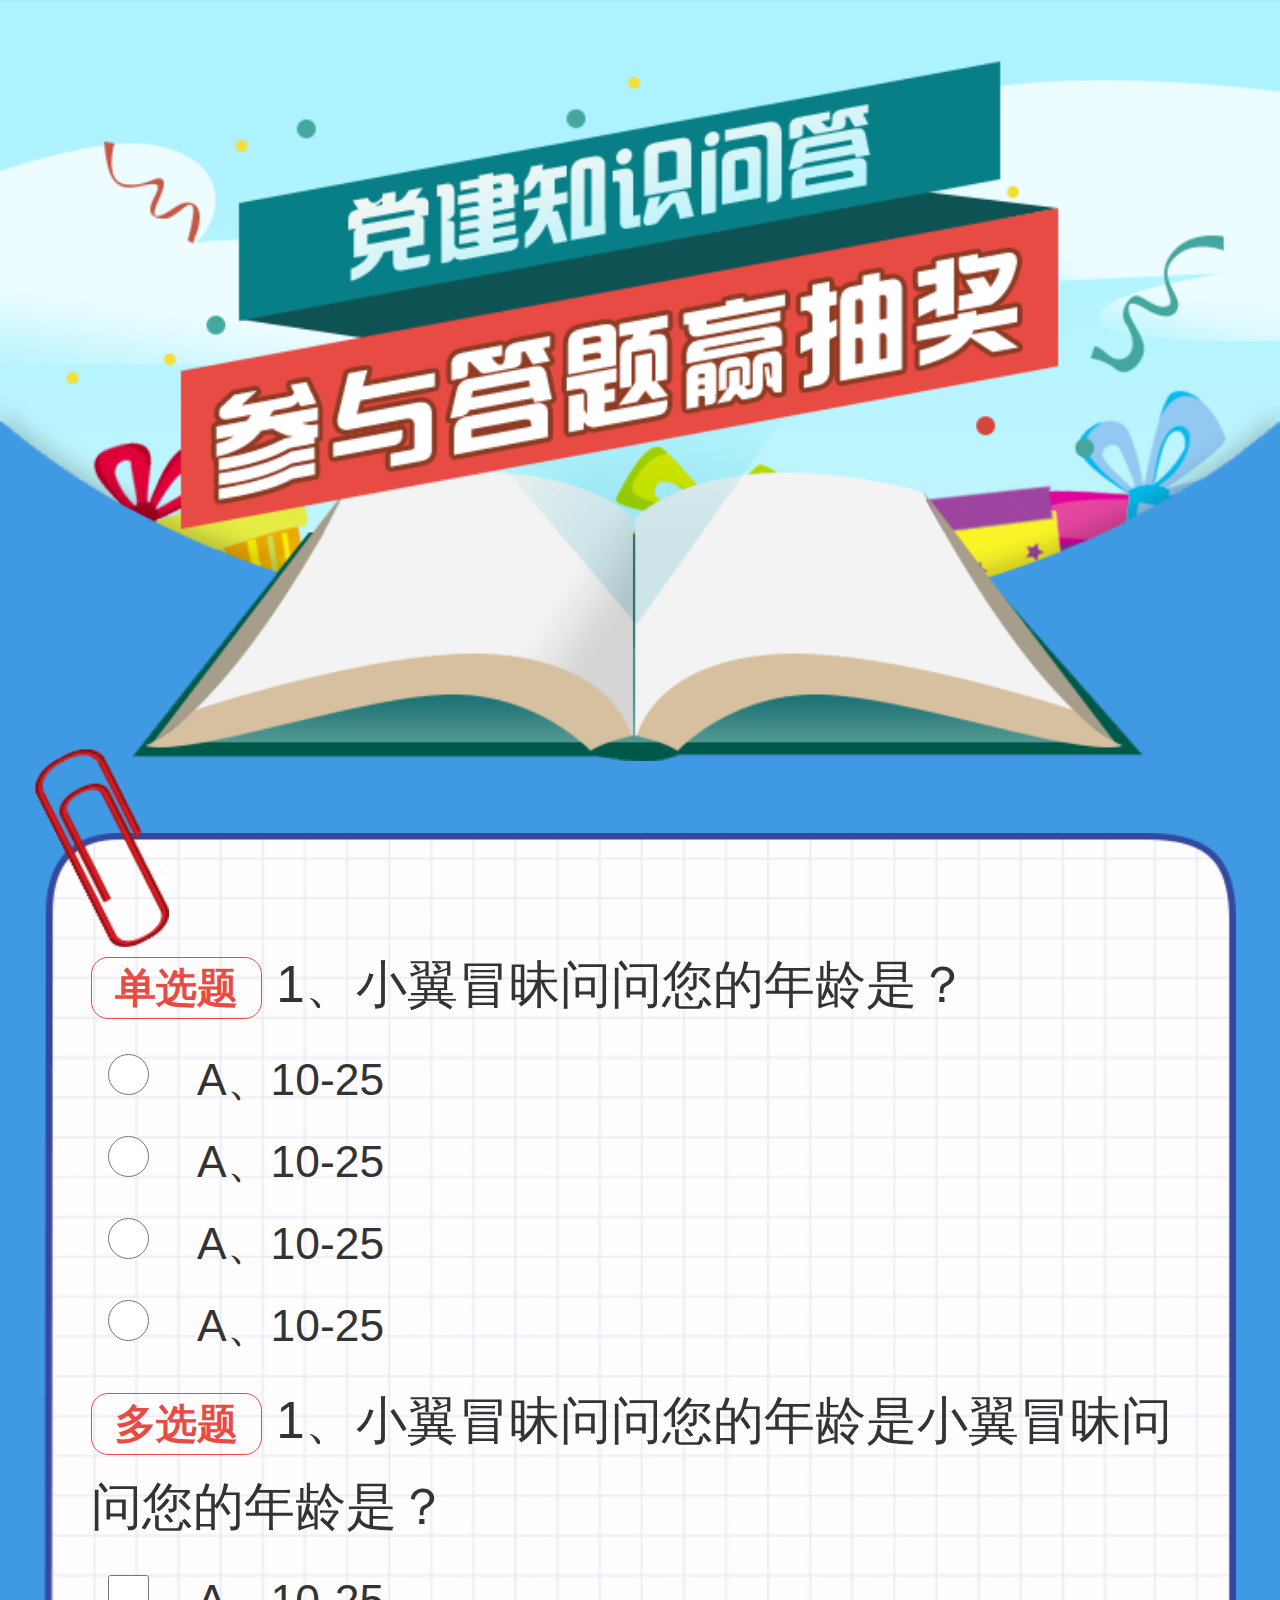
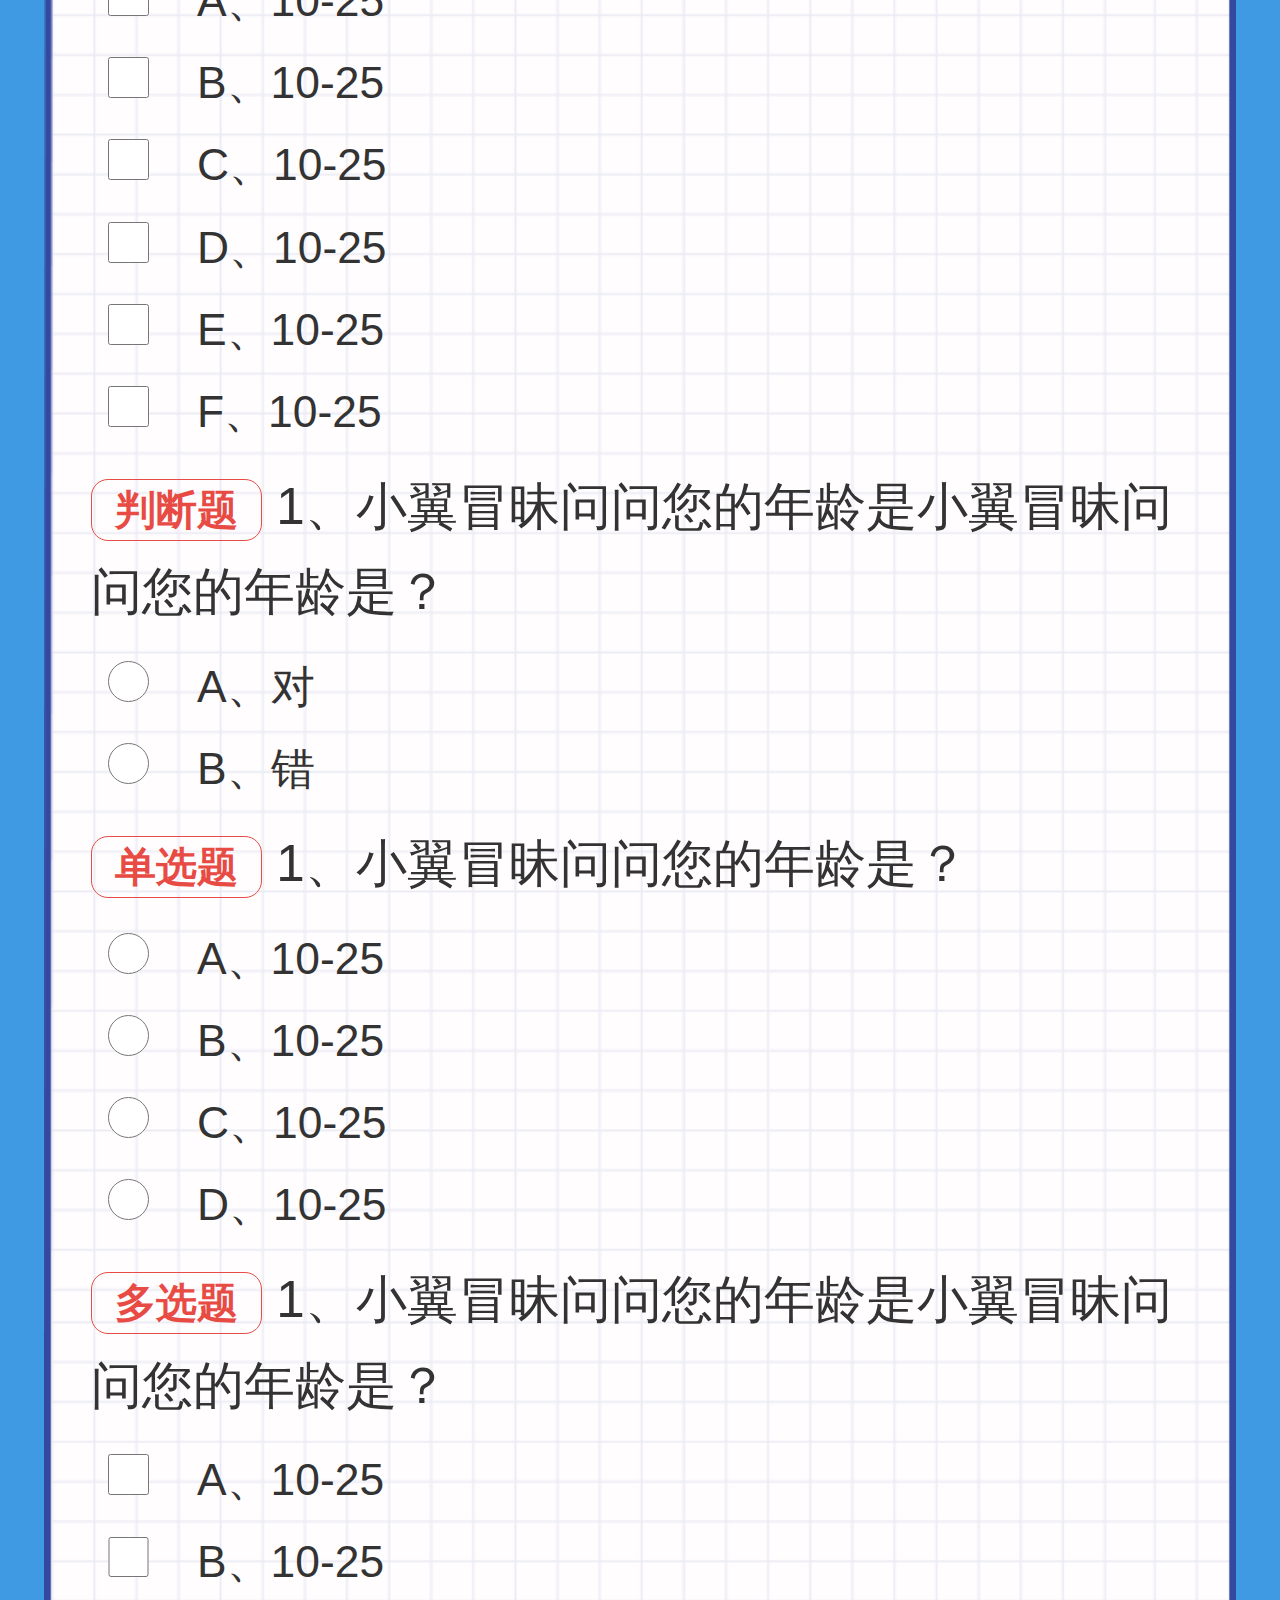
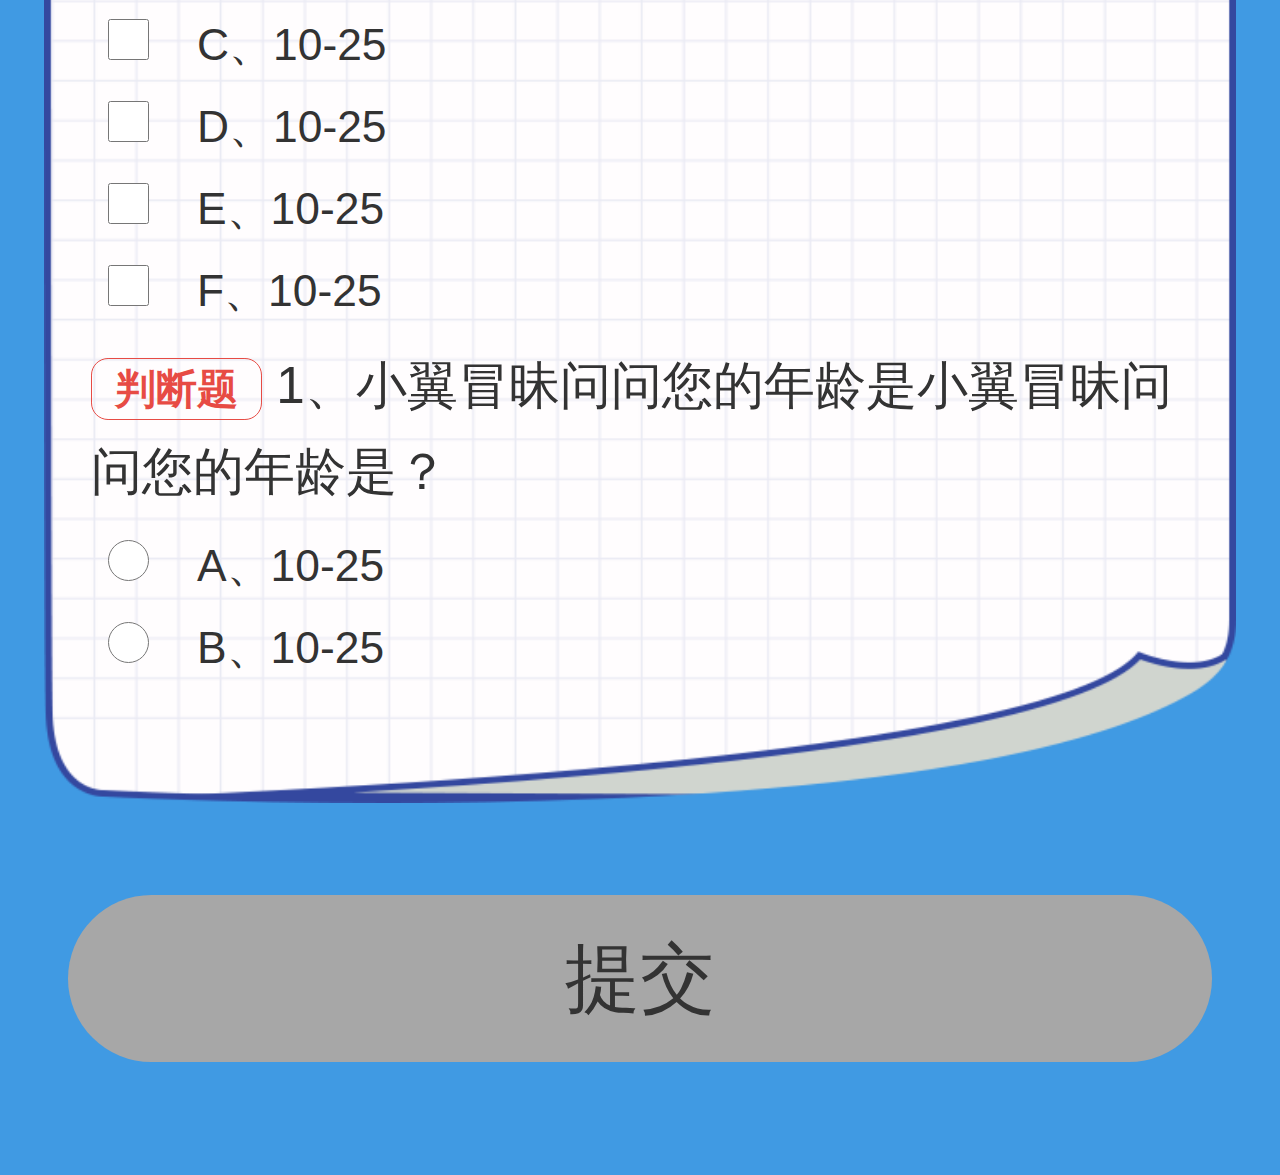
<file: index.html>
<!DOCTYPE html>
<html lang="en">
<head>
    <meta charset="UTF-8">
    <meta name="viewport"
          content="width=device-width, user-scalable=no, initial-scale=1.0, maximum-scale=1.0, minimum-scale=1.0">
    <title>答题页面</title>
    <link rel="stylesheet" href="css/reset.min.css">
    <link rel="stylesheet" href="css/style.css">
</head>
<body>
<header></header>
<section>
    <div class="wrap">
        <div class="topBg"></div>
        <div class="questionBox">
            <div>
            <p>
                <span>单选题</span>
                1、小翼冒昧问问您的年龄是？
            </p>
            <form class="Q1" action="" name="Q1">
                <div class="q1-1">
                        <span>
                            <input name="Q1" id="q1-1" type="radio">
                        </span>
                    <label for="q1-1">A、10-25</label>
                </div>
                <div class="q1-2">
                        <span>
                            <input name="Q1" id="q1-2" type="radio">
                        </span>
                    <label for="q1-2">A、10-25</label>
                </div>
                <div class="q1-3">
                        <span>
                            <input name="Q1" id="q1-3" type="radio">
                        </span>
                    <label for="q1-3">A、10-25</label>
                </div>
                <div class="q1-4">
                        <span>
                            <input name="Q1" id="q1-4" type="radio">
                        </span>
                    <label for="q1-4">A、10-25</label>
                </div>
                <p>正确答案：<i>B</i></p>
            </form>
        </div>
            <div>
                <p>
                    <span>多选题</span>
                    1、小翼冒昧问问您的年龄是小翼冒昧问问您的年龄是？
                </p>
                <form class="Q2" action="" name="Q2">
                    <div class="q2-1">
                        <span>
                            <input name="Q2" id="q2-1" type="checkbox">
                        </span>
                        <label for="q2-1">A、10-25</label>
                    </div>
                    <div class="q2-2">
                        <span>
                            <input name="Q2" id="q2-2" type="checkbox">
                        </span>
                        <label for="q1-2">B、10-25</label>
                    </div>
                    <div class="q2-3">
                        <span>
                            <input name="Q2" id="q2-3" type="checkbox">
                        </span>
                        <label for="q2-3">C、10-25</label>
                    </div>
                    <div class="q2-4">
                        <span>
                            <input name="Q2" id="q2-4" type="checkbox">
                        </span>
                        <label for="q2-4">D、10-25</label>
                    </div>
                    <div class="q2-5">
                        <span>
                            <input name="Q2" id="q2-5" type="checkbox">
                        </span>
                        <label for="q2-5">E、10-25</label>
                    </div>
                    <div class="q2-6">
                        <span>
                            <input name="Q2" id="q2-6" type="checkbox">
                        </span>
                        <label for="q2-6">F、10-25</label>
                    </div>
                    <p>正确答案：<i>ABCDEF</i></p>
                </form>
            </div>
            <div>
                <p>
                    <span>判断题</span>
                    1、小翼冒昧问问您的年龄是小翼冒昧问问您的年龄是？
                </p>
                <form class="Q3" action="" name="Q3">
                    <div class="q3-1">
                        <span>
                            <input name="Q3" id="q3-1" type="radio">
                        </span>
                        <label for="q3-1">A、对</label>
                    </div>
                    <div class="q3-2">
                        <span>
                            <input name="Q3" id="q3-2" type="radio">
                        </span>
                        <label for="q1-2">B、错</label>
                    </div>
                    <p>正确答案：<i>B</i></p>
                </form>
            </div>
            <div>
                <p>
                    <span>单选题</span>
                    1、小翼冒昧问问您的年龄是？
                </p>
                <form class="Q4" action="" name="Q4">
                    <div class="q4-1">
                        <span>
                            <input name="Q4" id="q4-1" type="radio">
                        </span>
                        <label for="q4-1">A、10-25</label>
                    </div>
                    <div class="q4-2">
                        <span>
                            <input name="Q4" id="q4-2" type="radio">
                        </span>
                        <label for="q4-2">B、10-25</label>
                    </div>
                    <div class="q4-3">
                        <span>
                            <input name="Q4" id="q4-3" type="radio">
                        </span>
                        <label for="q4-3">C、10-25</label>
                    </div>
                    <div class="q4-4">
                        <span>
                            <input name="Q4" id="q4-4" type="radio">
                        </span>
                        <label for="q4-4">D、10-25</label>
                    </div>
                    <p>正确答案：<i>B</i></p>
                </form>
            </div>
            <div>
                <p>
                    <span>多选题</span>
                    1、小翼冒昧问问您的年龄是小翼冒昧问问您的年龄是？
                </p>
                <form class="Q5" action="" name="Q5">
                    <div class="q5-1">
                        <span>
                            <input name="Q5" id="q5-1" type="checkbox">
                        </span>
                        <label for="q5-1">A、10-25</label>
                    </div>
                    <div class="q5-2">
                        <span>
                            <input name="Q5" id="q5-2" type="checkbox">
                        </span>
                        <label for="q5-2">B、10-25</label>
                    </div>
                    <div class="q5-3">
                        <span>
                            <input name="Q5" id="q5-3" type="checkbox">
                        </span>
                        <label for="q5-3">C、10-25</label>
                    </div>
                    <div class="q5-4">
                        <span>
                            <input name="Q5" id="q5-4" type="checkbox">
                        </span>
                        <label for="q5-4">D、10-25</label>
                    </div>
                    <div class="q5-5">
                        <span>
                            <input name="Q5" id="q5-5" type="checkbox">
                        </span>
                        <label for="q5-5">E、10-25</label>
                    </div>
                    <div class="q5-6">
                        <span>
                            <input name="Q5" id="q5-6" type="checkbox">
                        </span>
                        <label for="q5-6">F、10-25</label>
                    </div>
                    <p>正确答案：<i>ABCDEF</i></p>
                </form>
            </div>
            <div>
                <p>
                    <span>判断题</span>
                    1、小翼冒昧问问您的年龄是小翼冒昧问问您的年龄是？
                </p>
                <form class="Q6" action="" name="Q6">
                    <div class="q6-1">
                        <span>
                            <input name="Q6" id="q6-1" type="radio">
                        </span>
                        <label for="q6-1">A、10-25</label>
                    </div>
                    <div class="q6-2">
                        <span>
                            <input name="Q6" id="q6-2" type="radio">
                        </span>
                        <label for="q6-2">B、10-25</label>
                    </div>
                    <p>正确答案：<i>B</i></p>
                </form>
            </div>
        </div>
    </div>
</section>
<footer>
    <div id="subBtn">提交</div>
    <div id="jumpBtn">抽奖</div>
</footer>
<!--弹窗-->
<div class="tc one" id="one">
    <p>文字文字文字文字文字文字文字文字文字文字文字文字文字文字文字文字文字文字文字</p>
    <span id="tcEntOne">确定</span>
    <span id="tcCancel">取消</span>
</div>
<div class="tc two" id="two">
    <p>文字文字文字文字文字文字文字文字文字文字文字文字文字文字文字文字文字文字文字</p>
    <span id="tcEntTwo">确定</span>
</div>
<!--遮罩层-->
<div class="mask" id="mask"></div>
</body>
</html>
<script src="js/zepto.min.js"></script>
<script src="js/index.js"></script>
</file>
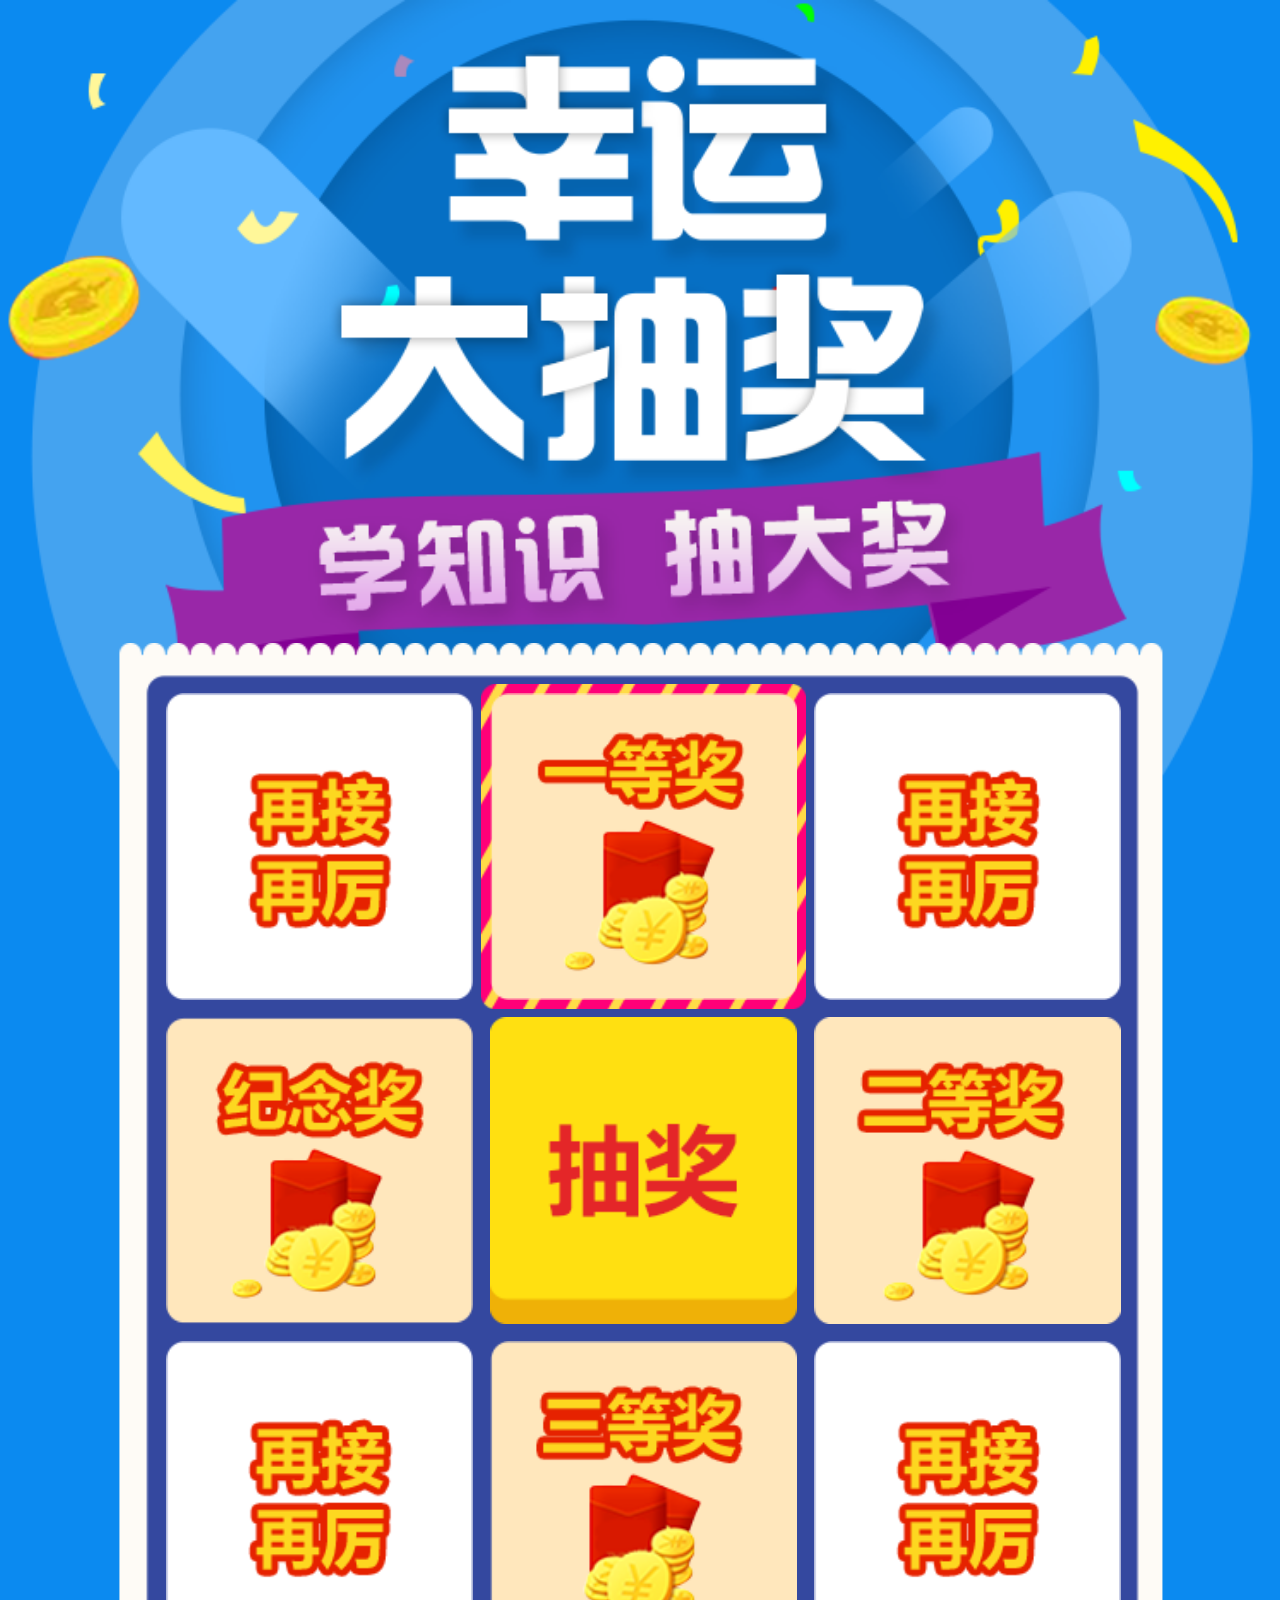
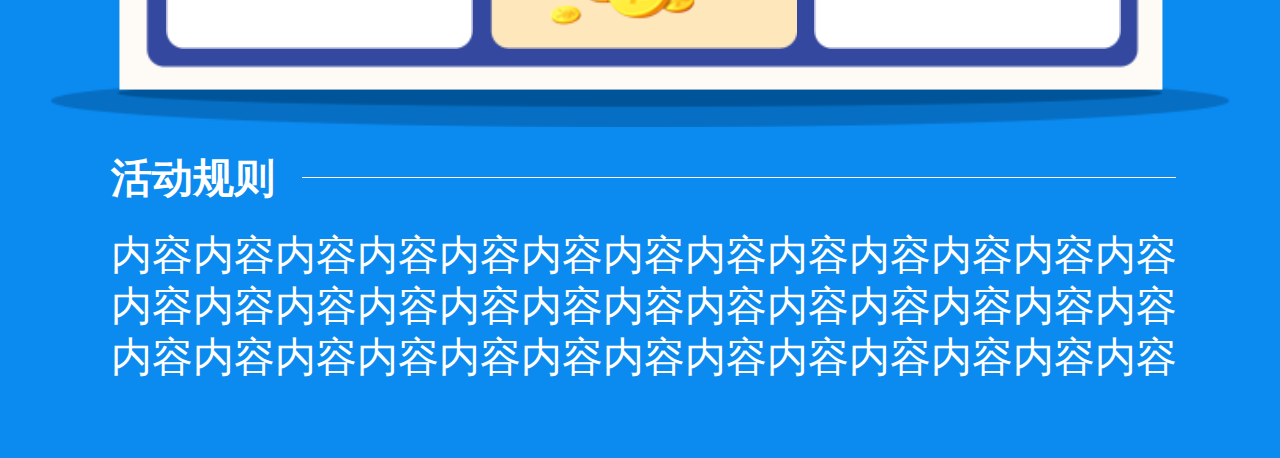
<file: choujiang.html>
<!DOCTYPE html>
<html lang="en">
<head>
    <meta charset="UTF-8">
    <meta name="viewport"
          content="width=device-width, user-scalable=no, initial-scale=1.0, maximum-scale=1.0, minimum-scale=1.0">
    <title>幸运大抽奖</title>
    <link rel="stylesheet" href="css/reset.min.css">
    <link rel="stylesheet" href="css/style-choujiang.css">
</head>
<body>
<header></header>
<section>
    <ul class="clear">
        <li>
            <img src="./images/zaijiezaili.png" alt="">
        </li>
        <li class="active">
            <img src="./images/yidengjiang.png" alt="">
        </li>
        <li>
            <img src="./images/zaijiezaili.png" alt="">
        </li>
        <li>
            <img src="./images/jiniangjiang.png" alt="">
        </li>
        <li>
            <a href="">
                <img src="./images/choujiang.png" alt="">
            </a>
        </li>
        <li>
            <img src="./images/erdengjiang.png" alt="">
        </li>
        <li>
            <img src="./images/zaijiezaili.png" alt="">
        </li>
        <li>
            <img src="./images/sandengjiang.png" alt="">
        </li>
        <li>
            <img src="./images/zaijiezaili.png" alt="">
        </li>
    </ul>
</section>
<footer>
    <p>活动规则<span></span></p>
    <p>内容内容内容内容内容内容内容内容内容内容内容内容内容内容内容内容内容内容内容内容内容内容内容内容内容内容内容内容内容内容内容内容内容内容内容内容内容内容内容</p>
</footer>
<!--弹窗-->
<div class="cjTc one" id="cjOne">
    <p>文字文字文字文字文字文字文字文字文字文字文字文字文字文字文字文字文字文字文字文字文字文字</p>
    <span id="cjTcEntOne">确定</span>
    <span id="cjTcCancel">取消</span>
</div>
<div class="cjTc two" id="cjTwo">
    <p>文字文字文字文字文字文字文字文字文字文字文字文字文字文字文字文字文字文字文字文字文字文字</p>
    <span id="cjTcEntTwo">确定</span>
</div>
<!--遮罩层-->
<div class="mask"></div>
</body>
</html>
<script src="js/zepto.min.js"></script>
<script src="js/index.js"></script>
</file>
<file: css/style.css>
html,body{
    background-color: #409ae3;
}
header{
    margin-bottom: 2.1rem;
    width: 37.5rem;
    height: 22.3rem;
    background: url("../images/bgTop_01.png") center no-repeat;
    background-size: cover;
}
section{
    position: relative;
    width: 37.5rem;
}
section .wrap{
    margin: 0 auto;
    width: 34.95rem;
    background: url("../images/boxWrapBg.png") center no-repeat;
    background-size: 100% 100%;
}
section .wrap .topBg{
    position: absolute;
    top: -2.5rem;
    left: 1rem;
    width: 3.95rem;
    height: 5.85rem;
    background: url("../images/bgTop_02.png") center no-repeat;
    background-size: cover;
}
section .questionBox{
    box-sizing: border-box;
    padding: 3.2rem 1.5rem 3rem 1.4rem;
}
section .questionBox div p{
    font-size: 1.5rem;
    line-height: 2.5rem;
    color: #333333;
}
section .questionBox div p span{
    display: inline-block;
    box-sizing: border-box;
    width: 5rem;
    height: 1.8rem;
    font-size: 1.2rem;
    font-weight: 800;
    text-align: center;
    line-height: 1.8rem;
    color: #e74b44;
    border: 0.05rem solid #e74b44;
    border-radius: 0.5rem;
}
section .questionBox div form{
    position: relative;
    padding-left: 0.5rem;
}
section .questionBox div form p{
    display: none;
    position: absolute;
    bottom: 0rem;
    right: 0.5rem;
    font-size: 1.3rem;
    color: #e74b44;
}
section .questionBox div form p i{
    font-style: normal;
}
section .questionBox div form div{
    margin: 0.65rem 0;
}
section .questionBox div form input{
    margin-right: 1.3rem;
    width: 1.2rem;
    height: 1.2rem;
}
section .questionBox div form label{
    font-size: 1.3rem;
    color: #333333;
}



footer{
    box-sizing: border-box;
    padding: 2.7rem 0 3.35rem;
    width: 37.5rem;
    height: 10.9rem;
}
footer div{
    margin: 0 auto;
    width: 33.5rem;
    height: 4.9rem;
    font-size: 2.2rem;
    color: #333333;
    text-align: center;
    line-height: 4.9rem;
    background-color: #a7a7a7;
    border-radius: 5rem;
}
footer .active{
    color: #ffffff;
    background-color: #e74b44;
}
footer #jumpBtn{
    display: none;
    color: #ffffff;
    background-color: #e74b44;
}

/*弹窗*/
.tc{
    display: none;
    box-sizing: border-box;
    position: fixed;
    top: 50%;
    left: 0;
    right: 0;
    margin: auto;
    padding: 3rem 2rem;
    width: 32.2rem;
    height: 19.6rem;
    background: url("../images/tcBg.png") center no-repeat;
    background-size: cover;
    z-index: 9999;
}
.tc p{
    font-size: 1.5rem;
    line-height: 2rem;
    color: #333333;
}
.tc span{
    display: inline-block;
    position: absolute;
    bottom: 4rem;
    width: 12.5rem;
    height: 3.2rem;
    font-size: 1.7rem;
    line-height: 3.2rem;
    text-align: center;
    color: #ffffff;
    background-color: #0b8af0;
    border-radius: 3rem;
}
.tc.one span:nth-child(3){
    right: 3rem;
}
.tc.two span{
    left: 0;
    right: 0;
    margin:auto;
}
/*遮罩层*/
.mask {
    position: absolute;
    top: 0px;
    filter: alpha(opacity=80)!important;
    background-color: #000;
    z-index: 1002;
    left: 0px;
    opacity: 0.8!important;
    -moz-opacity: 0.8!important;
}
</file>
<file: css/style-choujiang.css>
header{
    width: 37.5rem;
    height: 18.85rem;
    background: url("../images/choujiangTop_02.png") center no-repeat;
    background-size: cover;
}
section{
    box-sizing: border-box;
    padding: 1.2rem 0 0 4.6rem;
    width: 37.5rem;
    height: 31.75rem;
    background: url("../images/jiangpinBox_03.png") center no-repeat;
    background-size: cover;
}

section ul li{
    float: left;
    box-sizing: border-box;
    padding: 0.25rem 0.25rem;
    width: 9.5rem;
    height: 9.5rem;
}
section ul .active{
    background: url("../images/jiangpinAct.png") center no-repeat;
    background-size: cover;
}

section ul li img{
    width: 9rem;
    height: 9rem;
}

footer{
    box-sizing: border-box;
    padding: 0 2.75rem 1.3rem 3.25rem;
    width: 37.5rem;
    height: 9.7rem;
    background-color: #0b8af0;
}
footer p{
    font-size: 1.2rem;
    color: #ffffff;
}
footer p:nth-child(1){
    font-weight: 800;
    line-height: 3rem;
}
footer p:nth-child(1) span{
    display: inline-block;
    margin: 0 0 0.4rem 0.8rem;
    width: 25.6rem;
    height: 0.05rem;
    background-color: #ffffff;
}
footer p:nth-child(2){
    line-height: 1.5rem;
}

.mask {
    position: absolute;
    top: 0px;
    filter: alpha(opacity=80)!important;
    background-color: #000;
    z-index: 1002;
    left: 0px;
    opacity: 0.8!important;
    -moz-opacity: 0.8!important;
}

.cjTc{
    display: none;
    position: fixed;
    top: 30%;
    left: 0;
    right: 0;
    margin: auto;
    box-sizing: border-box;
    padding: 6rem 4.5rem 2.2rem;
    width: 36.75rem;
    height: 21.05rem;
    background: url("../images/cjTc.png") center no-repeat;
    background-size: cover;
}
.cjTc p{
    font-size: 1.5rem;
    line-height: 2rem;
    color: #333333;
}

.cjTc span{
    display: inline-block;
    position: absolute;
    bottom: 2rem;
    width: 12.5rem;
    height: 3.2rem;
    font-size: 1.7rem;
    line-height: 3.2rem;
    text-align: center;
    color: #ffffff;
    background-color: #0b8af0;
    border-radius: 3rem;
}
.cjTc.one span:nth-child(3){
    right: 5rem;
}
.cjTc.two span{
    left: 0;
    right: 0;
    margin:auto;
}
</file>
